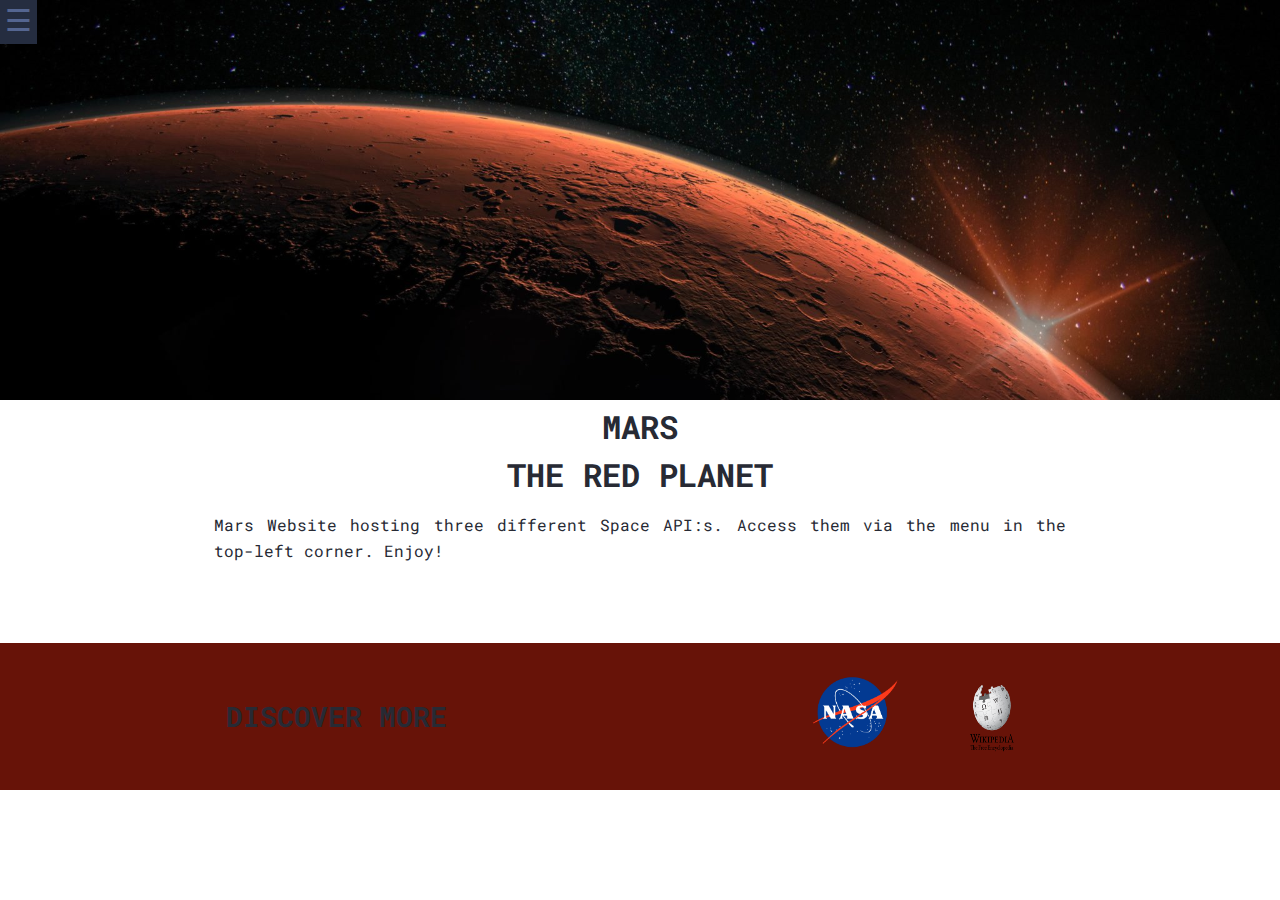
<file: index.html>
<!DOCTYPE html>
<html lang="en">
<head>
    <meta name='MARS' content="MARS HOME PAGE" charset="UTF-8">
    <link rel="stylesheet" href="styles_mars.css" /> 
    <script src="script.js" async></script>
    <title>MARS | HOME</title>
</head>
<body>
    <div id="mySidenav" class="sidenav">
        <a href="javascript:void(0)" class="closebtn" onclick="closeNav()">&times;</a>
        <a href="index.html">About</a>
        <a href="apod.html">ASTRONOMICAL PICTURE OF THE DAY</a>
        <a href="mars_weather.html">MARS WEATHER REPORT</a>
        <a href="Rover.html">MARS ROVER PHOTOS</a>
    </div>
    <header class="main-header header">
        <span class="side-bar-btn" onclick="openNav()">&#9776;</span>
    </header>
    <div id="main">
        <h1 class="planet-name-large">MARS</h1>
        <h1 class="planet-name-large">THE RED PLANET</h1>
        <section class="content-section container"><!-- add some sort of website description -->
            <p class='website-description'>
                Mars Website hosting three different Space API:s. Access them via the menu in the top-left corner. Enjoy!
            </p>
        </section> <!-- add another section about website and the creation process/thoughts -->
        <footer class="main-footer"> <!-- add extra links -->
            <div class="container main-footer-container">
                <h3>DISCOVER MORE</h3>
                <ul class="nav footer-nav">
                    <li><a href="https://mars.nasa.gov" target="_blank">
                        <img class="nasa-logo" src="Images/NASA_logo.png"></a></li><!-- add mars-project-->
                    <li><a href="https://en.wikipedia.org/wiki/Mars" target="_blank">
                        <img class="wikipedia-logo" src="Images/Wikipedia-Logo.png" ></a></li>
                </ul>
            </div>
        </footer>
    </div>
</body>
</html>
</file>
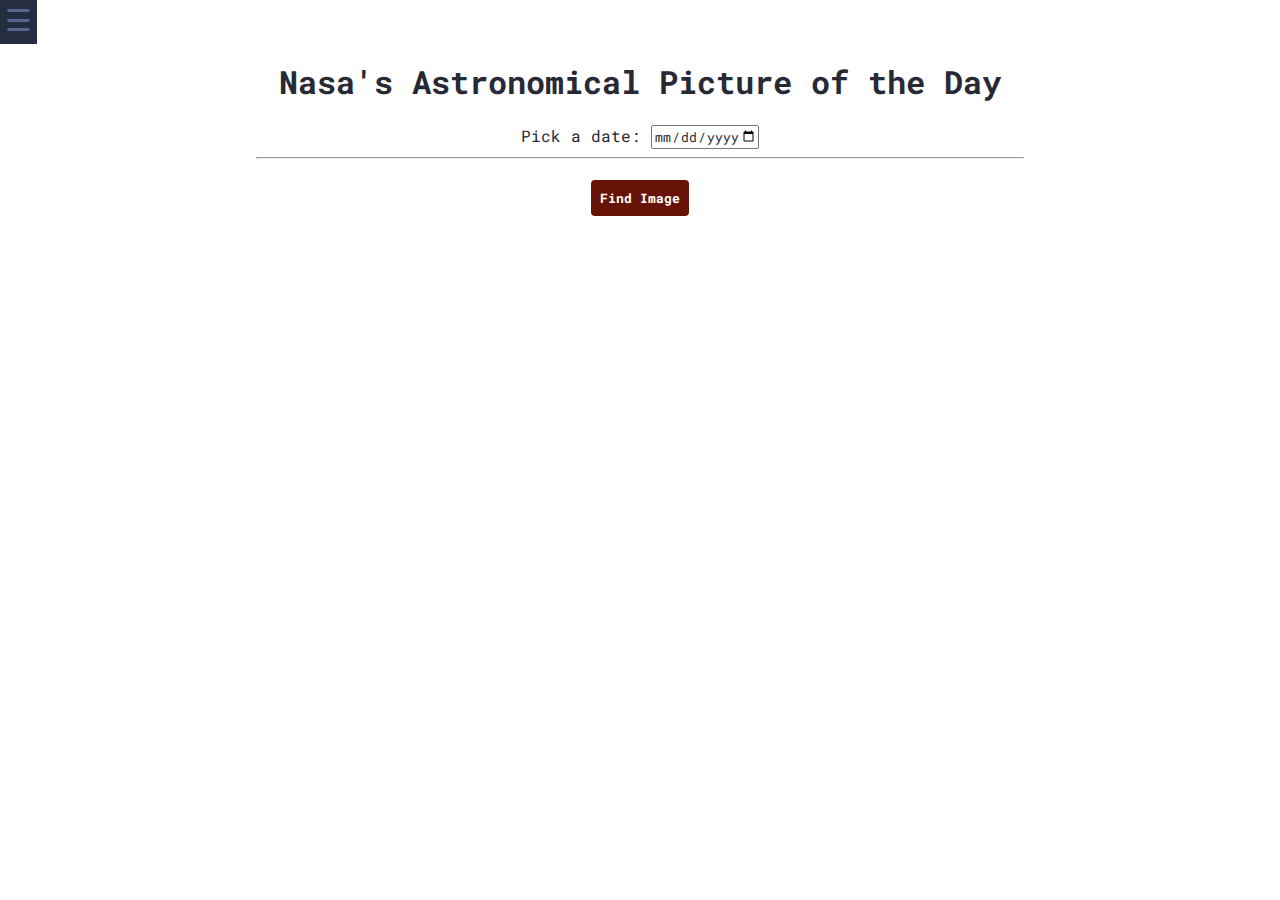
<file: apod.html>
<!DOCTYPE html>
<html lang="en">
<head>
    <meta name='APOD' content="ASTRONOMICAL PICTURE OF THE DAY" charset="UTF-8">
    <title>ASTRONOMICAL PICTURE OF THE DAY</title>
    <link rel="stylesheet" href="styles_mars.css" />
    <script src="script.js"></script>
    <script src="apod.js" async="true"></script>
</head>
<body>
   <div id="mySidenav" class="sidenav">
        <a href="javascript:void(0)" class="closebtn" onclick="closeNav()">&times;</a>
        <a href="index.html">About</a>
        <a href="apod.html">ASTRONOMICAL PICTURE OF THE DAY</a>
        <a href="mars_weather.html">MARS WEATHER REPORT</a>
        <a href="Rover.html">MARS ROVER PHOTOS</a>
    </div>
    <header>
        <span class="side-bar-btn" onclick="openNav()">&#9776;</span>
    </header>
    <div id="main">
         <main>
             <header>
             <h1>Nasa's Astronomical Picture of the Day</h1>

             <form>
             <label class='datepicker' for="datepicker">Pick a date:
             <input id="datepicker" value='' type="date" min="1995-06-16" max=""> <!-- need to format this nicer -->
             </label>
             </form>

             <hr style="color: white; width: 60vw;">
                 <button class="btn btn-primary btn-img">Find Image</button>

             </header>

             <section class="title-section">
             <h2 class="title-img" ></h2>
            <p class='copyright-img'></p>
             </section>
            <div>
                <section id="media-section" class='media-section'>
            </div>
             </section>

            <div class="description-div">
             <p class='description-img'></p>
            </div>
             <script src="apod.js"></script>
         </main>
    </div> <!-- add footer here, need to fix so it goes to bottom -->
</body>
</html>
</file>
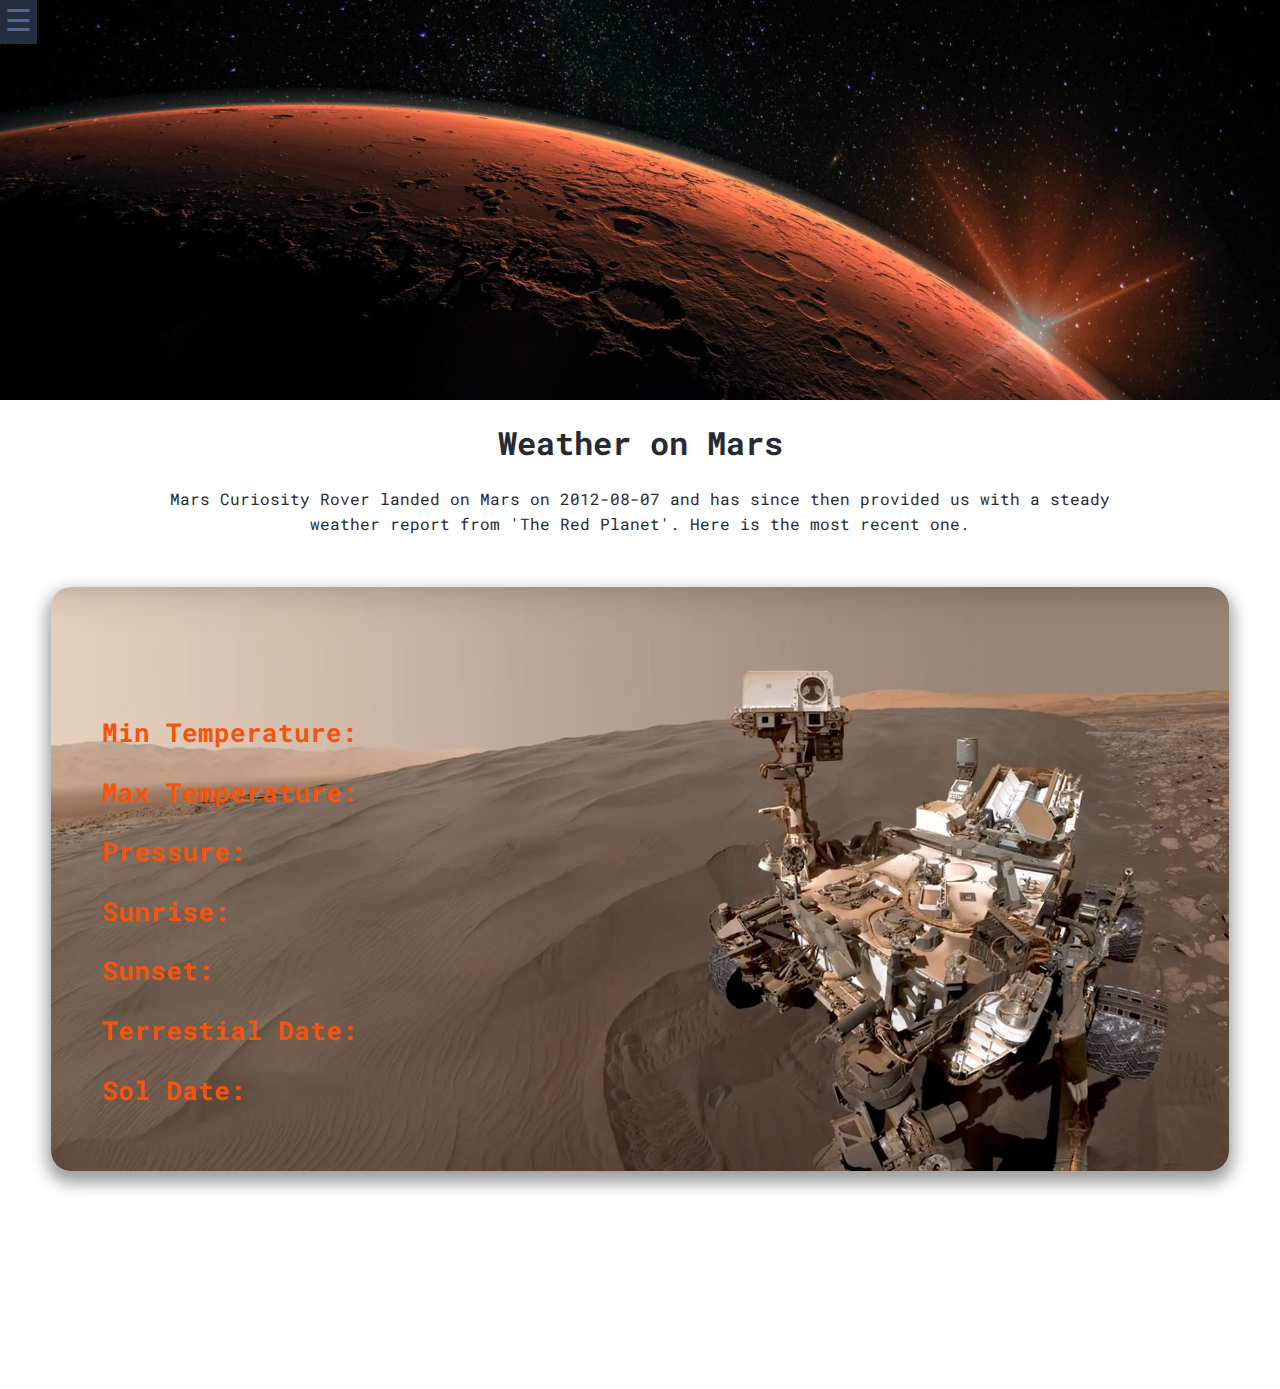
<file: mars_weather.html>
<!DOCTYPE html>
<html lang="en">
<head>
    <meta name='MARS WEATHER REPORT' content="MARS WEATHER REPORT" charset="UTF-8">
    <title>MARS | WEATHER REPORT</title>
    <link rel="stylesheet" href="styles_mars.css" />
    <script src="mars_weather.js" async></script>
    <script src="script.js" async></script>
</head>
<body>
    <div id="mySidenav" class="sidenav">
        <a href="javascript:void(0)" class="closebtn" onclick="closeNav()">&times;</a>
        <a href="index.html">About</a>
        <a href="apod.html">ASTRONOMICAL PICTURE OF THE DAY</a>
        <a href="mars_weather.html">MARS WEATHER REPORT</a>
        <a href="Rover.html">MARS ROVER PHOTOS</a>
    </div>
    <header class="main-header header">
        <span class="side-bar-btn" onclick="openNav()">&#9776;</span>
    </header>
    <div id="main">
        <main>
            <header>
                <h1> Weather on Mars </h1>
                <p class='guideline'>
                    Mars Curiosity Rover landed on Mars on 2012-08-07 and has since then 
                    provided us with a steady weather report from
                    'The Red Planet'. Here is the most recent one.
            </header>
                <div class='container-weather'>
                    <div class='inner-container'>
                        <div class='background-img-weather stats' > <!-- add img -->
                            <p class='description'></p>
                            <h2 class='min-stats'>Min Temperature: <span class='display-min-temp'></span></h2>
                            <h2 class='max-temp'>Max Temperature: <span class='display-max-temp'></span></h2>
                            <h2 class='pressure'>Pressure: <span class='display-pressure'></span><h2/>
                            <h2 class='sunrise'>Sunrise: <span class='display-sunrise'></span></h2>
                            <h2 class='sunrise'>Sunset:<span class='display-sunset'></span></h2>
                            </p>
                            <p class='earth-date'>Terrestial Date: <span class='display-terrestial-date'></span></p>
                            <p class='mars-date'>Sol Date: <span class='display-sol-date'></span></p>
                        </div>
                    </div>
                </div>
            <br>
            <br>
            <br>
            <br>
            <br>
            <br>
            <br>
            <br>
        </main>
    </div>
</body>
</html>
</file>
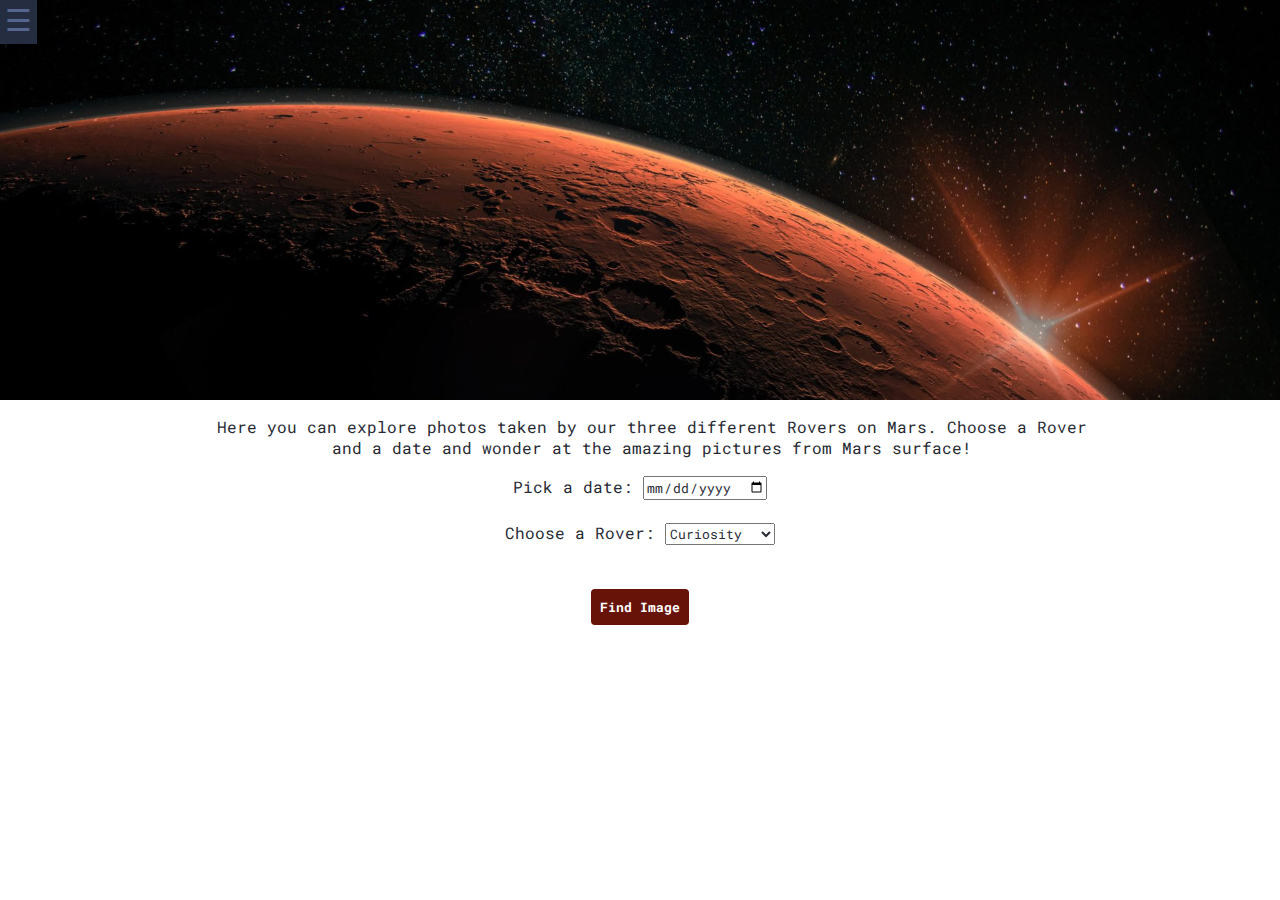
<file: Rover.html>
<!DOCTYPE html>
<html lang="en">
<head>
    <meta name='MARS ROVER PHOTOS' content="MARS ROVER PHOTOS" charset="UTF-8">
    <title>MARS | MARS ROVER PHOTOS</title>
    <link rel="stylesheet" href="styles_mars.css" />
    <script src="rover.js" async='true'></script>
    <script src="script.js" async='true'></script>
</head>
<body>
   <div id="mySidenav" class="sidenav">
        <a href="javascript:void(0)" class="closebtn" onclick="closeNav()">&times;</a>
        <a href="index.html">About</a>
        <a href="apod.html">ASTRONOMICAL PICTURE OF THE DAY</a>
        <a href="mars_weather.html">MARS WEATHER REPORT</a>
        <a href="Rover.html">MARS ROVER PHOTOS</a>
    </div>
    <header class="main-header header">
        <span class="side-bar-btn" onclick="openNav()">&#9776;</span>
    </header>
    <main class="main">
        <p class="paragraph">
            Here you can explore photos taken by our three different Rovers on Mars.
            Choose a Rover and a date and wonder at the amazing pictures from Mars surface!
        </p>
        <form class="datepicker">
            <label for="datepicker">Pick a date:
            <input id="datepicker" value='' type="date" min="1995-06-16" max=""> <!-- need to format this nicer -->
            </label>
        </form>
        <form class='rover-picker'>
            <label for="rover">Choose a Rover:</label>
            <select id="Rover" name="Rover">
                <option value="Curiosity">Curiosity</option>
                <option value="Spirit">Spirit</option>
                <option value="Oppurtunity">Opportunity</option>
            </select>
        </form> 
        <button class="btn btn-primary btn-img">Find Image</button>
        <section class="description">
            <p class="missionCaption" ></p>
            <p class="ignitionFailure"></p>
        </section>
           <div>
               <section id="media-section" class='media-section'>
           </div>
            </section>
           <div class="description-div">
            <p class='description-img'></p>
           </div>
            <script src="rover.js"></script>

</body>
</html>
</file>
<file: styles_mars.css>
@import url('https://fonts.googleapis.com/css2?family=Roboto+Mono:wght@100&display=swap');

* {
    box-sizing: border-box;
    font-family: Roboto Mono;
    color: #272A34;
}

html, body {
    margin: 0;
    padding: 0;
    min-height: 100%;
}

.main-header {
    background-image: url("Images/iStock-1053794310-2048x1152.jpg");
    background-blend-mode: multiply;
    background-size: cover;
    padding-bottom: 30px;
    width: 100%;
    min-width: 600px;
    height: auto;
    min-height: 400px;
}


.side-bar-btn {
    color: #546590;
    padding: 5px;
    font-size:30px;
    cursor:pointer;
}

.side-bar-btn:hover {
    background-color: #252D40
}

/* The side navigation menu */
.sidenav {
  height: 100%; /* 100% Full-height */
  width: 0; /* 0 width - change this with JavaScript */
  position: fixed; /* Stay in place */
  z-index: 1; /* Stay on top */
  top: 0; /* Stay at the top */
  left: 0;
  background-color: #111; /* Black*/
  overflow-x: hidden; /* Disable horizontal scroll */
  padding-top: 60px; /* Place content 60px from the top */
  transition: 0.5s; /* 0.5 second transition effect to slide in the sidenav */
}

/* The navigation menu links */
.sidenav a {
  padding: 8px 8px 8px 32px;
  text-decoration: none;
  font-size: 25px;
  color: #818181;
  display: block;
  transition: 0.3s;
}

/* When you mouse over the navigation links, change their color */
.sidenav a:hover {
  color: #f1f1f1;
}

/* Position and style the close button (top right corner) */
.sidenav .closebtn {
  position: absolute;
  top: 0;
  right: 25px;
  font-size: 36px;
  margin-left: 50px;
}

/* Style page content */
main {
  transition: margin-left .5s;
  padding: 20px;
}

/* On smaller screens, where height is less than 450px, change the style of the sidenav (less padding and a smaller font size) */
@media screen and (max-height: 450px) {
  .sidenav {padding-top: 15px;}
  .sidenav a {font-size: 18px;}
}

.planet-name-large {
    font-size: 2em;
    text-align: center;
    font-weight: bold;
    margin:0;
    padding-top: 5px;
}

.planet-name {
    text-align: left;
    margin: 0;
    padding: 10px;
    font-size: 1em;
    font-weight: normal;
}

.website-description {
    margin-bottom: 5em;
    line-height: 1.6em;
    text-align: justify;
}
.container {
    max-width: 900px;
    margin: 0 auto;
    padding: 0 1.5em;
}

.main-footer {
    background-color: #671308;
    color: yellow;
    padding: .25em 0;
    font-weight: bold;
    font-size: 1.5em;
    margin-bottom: 0;
    width: 100%;
}

.main-footer-container {
    display: flex;
    align-items: center;
}

.main-footer-container ul {
    flex-grow: 1;
    text-align: end;
}

.footer-nav li {
    padding: 0 .5em;
}

.nasa-logo {
    width: 95px;
    height: 80px;
}

.wikipedia-logo {
    width: 100px;
    height:75px;
}

.nav li {
    display: inline;
}

.nav img:hover {
    background-color: #461308
}


main {
    text-align: center;
    margin: auto;
    padding:0;
}

#date-picker {
    box-sizing: border-box;
    width: 9rem;
    padding: 0.02rem;
    border-radius: 3px;
}


.btn-primary {
    color: white;
    background-color: #671308;
    border: none;
    border-radius: .3em;
    font-weight: bold;
}

.btn {
    text-align: center;
    vertical-align: middle;
    padding: .67em .67em;
    cursor: pointer;
}

.btn-img {
    margin-top: 1em;
}

.btn-img:hover {
    background-color: #E0383B
}

.title-section {
    font-size: 0.8em;
}

.copyright-img {
    margin-bottom: 25px;
}

.media-section {
    max-width: 100%;
    height: auto;
}

.description-div {
    text-align: center;
    margin: .5em 8em 4em 8em;
    letter-spacing: 0px;
}

.guideline {
    margin: auto;
    width: 75%;
    line-height: 1.6em;
}

.container-weather {
    padding-left: 4px;
    padding-right: 4px;
    margin-right: auto;
    margin-left: auto;
}

.inner-container {
    justify-content: center;
    padding-right: 16px;
    padding-left: 16px;
    display: flex;
}

.background-img-weather {
    background-image: url('Images/mars-rover-elderfox-docu-tour-banner.jpg');
    background-size: cover;
    width: 95%;
    height: auto;
    border-radius: 20px;
    box-shadow: 0px 8px 16px 4px #9E9E9E;
    margin-top: 50px;
    margin-bottom: 50px
}


.description {
    margin: 2em 0 0 2em;
    text-align: left;
    font-size: 2em;
    font-weight: bold;
    color: #F7530C
}

.min-stats {
    text-align: left;
    margin: 5em 0 0 2em;
    font-size: 1.6em;
    font-weight: bold;
    color: #F7530C;
}

.display-min-temp {
    font-weight: bold;
    color: #F7530C;
}

.max-temp {
    text-align: left;
    margin: 1em 0 0 2em;
    font-size: 1.6em;
    font-weight: bold;
    color: #F7530C;
}

.display-max-temp {
    font-weight: bold;
    color: #F7530C;
}


.mars-date {
    margin-bottom: 10em;
}

.pressure {
    text-align: left;
    margin: 1em 0 0 2em;
    font-size: 1.6em;
    font-weight: bold;
    color: #F7530C;
}

.display-pressure {
    font-weight: bold;
    color: #F7530C;
}

.sunrise {
    text-align: left;
    margin: 1em 0 0 2em;
    font-size: 1.6em;
    font-weight: bold;
    color: #F7530C;
}

.display-sunrise {
    font-weight: bold;
    color: #F7530C;
}

.sunset {
    text-align: left;
    margin: 1em 0 0 2em;
    font-size: 1.6em;
    font-weight: bold;
    color: #F7530C;
}

.display-sunset {
    font-weight: bold;
    color: #F7530C;
}

.earth-date {
    text-align: left;
    margin: 1em 0 0 2em;
    font-size: 1.6em;
    font-weight: bold;
    color: #F7530C;
}

.display-terrestial-date {
    font-weight: bold;
    color: #F7530C;
}

.mars-date {
    text-align: left;
    margin: 1em 0 2.5em 2em;
    font-size: 1.6em;
    font-weight: bold;
    color: #F7530C;
}

.display-sol-date {
    font-weight: bold;
    color: #F7530C;
}

.datepicker {
    margin: .5em 0 .5em 0;
    padding: .2em;
}

.rover-picker {
    margin: 1em 0 1.7em 0;
    padding: .2em;
}

.rover-picker-label {
    margin: .7em 0 .2em 0;
    padding: 0;
}

.paragraph {
    display: inline-block;
    width: 70%;
    height: auto;
    margin: 1em .5em .4em 2em;
    font-size: 1em;
}

.missionCaption {
    margin: 0 0 .3em 6em;
    font-size: .8em;
    color: #F7530C;
}

.ignitionFailure {
    font-size: .8em;
    color: #F7530C;
    margin-left: 10.5em;
    margin-top: .1em;
}
</file>
